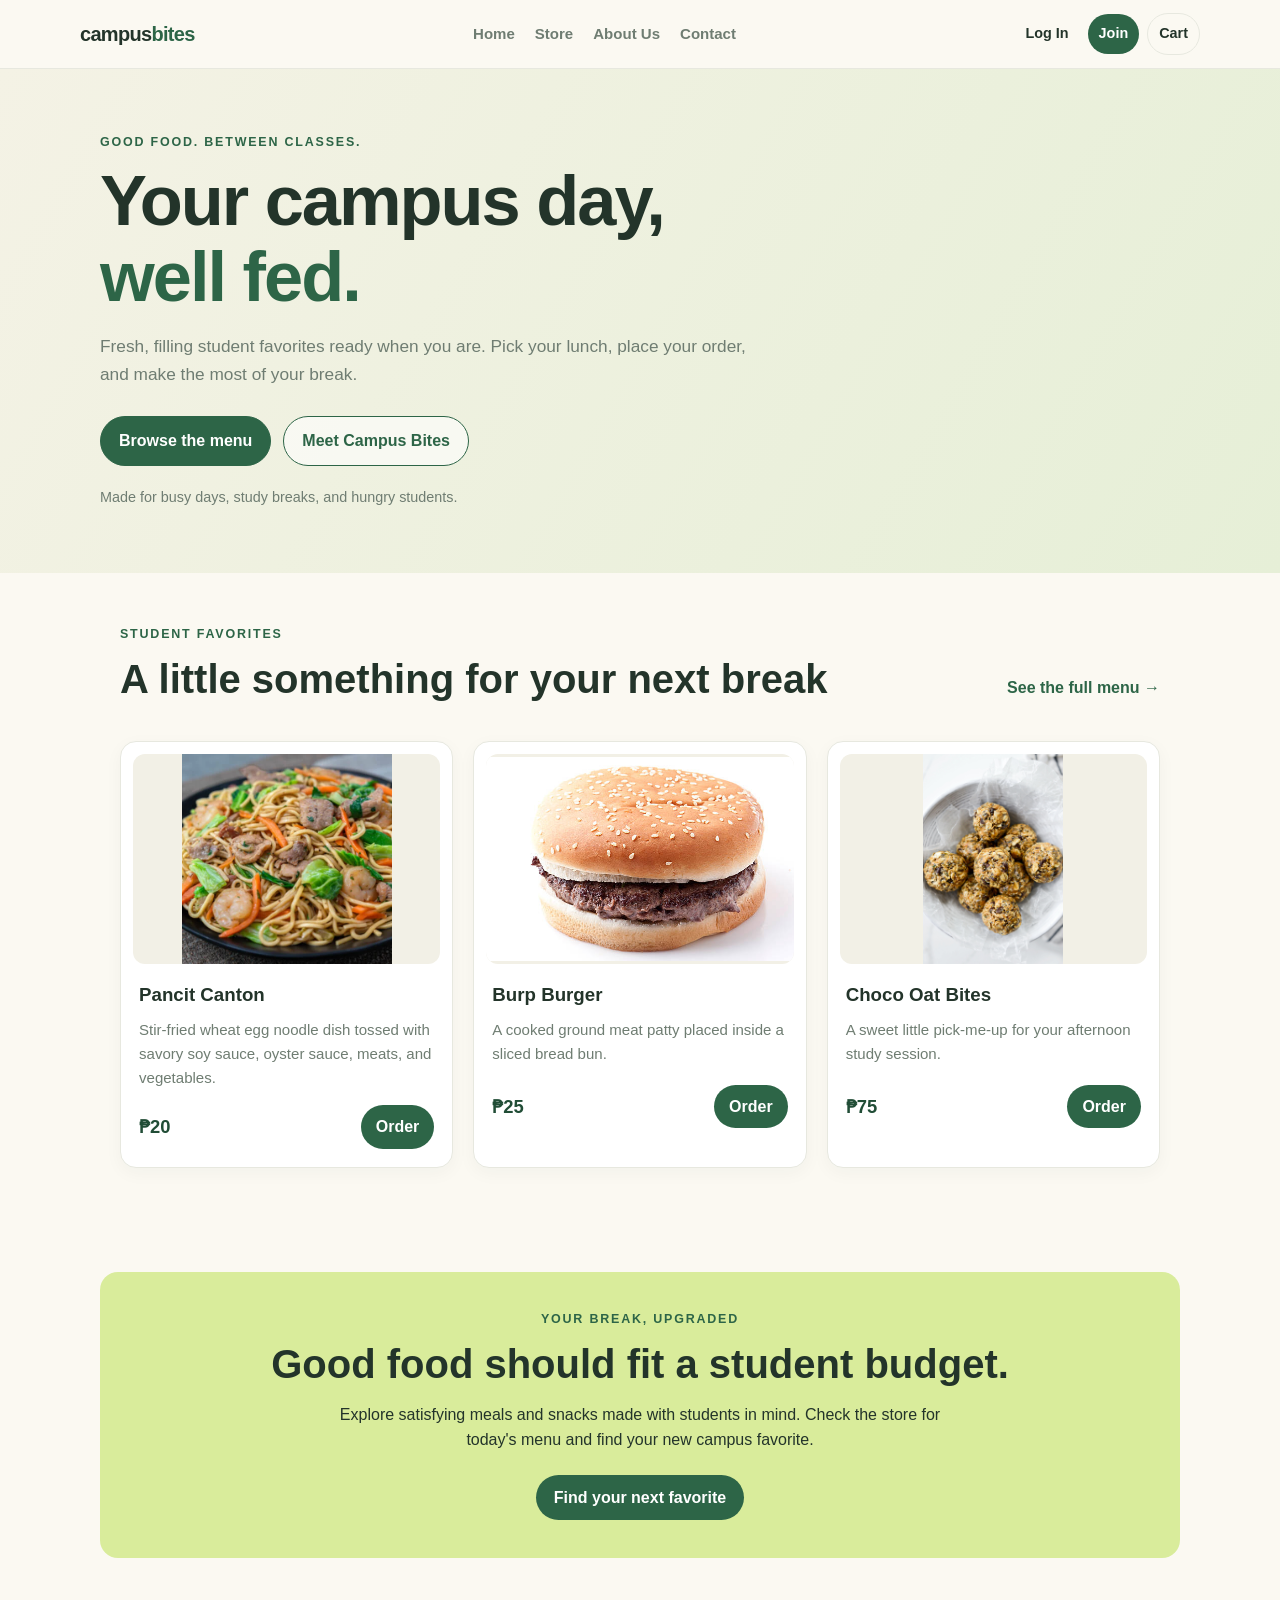
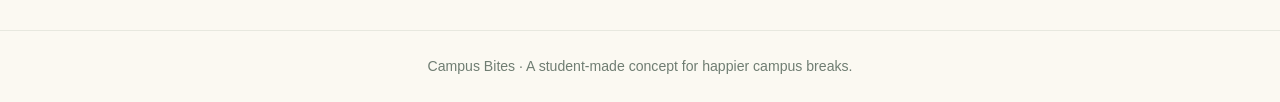
<file: index.html>
<!DOCTYPE html>
<html lang="en">

<head>
    <meta charset="UTF-8">
    <meta name="viewport" content="width=device-width, initial-scale=1.0">
    <title>Campus Bites</title>

    <link rel="stylesheet" href="stylesheet.css">
    <link rel="stylesheet" href="nav.css">
</head>

<body>
    <header class="site-header">
        <nav class="nav-wrap">
            <a class="brand" href="index.html">campus<span>bites</span></a>
            <ul>
                <li><a href="index.html">Home</a></li>
                <li><a href="store.html">Store</a></li>
                <li><a href="about_us.html">About Us</a></li>
                <li><a href="contact.html">Contact</a></li>
            </ul>

            <div class="nav-action">
                <a class="log-in" href="log_in.html">Log In</a>
                <a class="register-link" href="register.html">Join</a>
                <a class="cart-link" href="cart.html">Cart</a>
            </div>
        </nav>
    </header>

    <main>
        <section class="message">
            <div class="container-message-grid">
                <div>
                    <p class="eyebrow">Good food. Between classes.</p>
                    <h1>Your campus day, <em>well fed.</em></h1>
                    <p class="lead">
                        Fresh, filling student favorites ready when you are. Pick your
                        lunch, place your order, and make the most of your break.
                    </p>
                    <div class="message-button">
                        <a class="message-button-store" href="store.html">Browse the menu</a>
                        <a class="message-button-about" href="about_us.html">Meet Campus Bites</a>
                    </div>
                    <p class="message-note">
                        Made for busy days, study breaks, and hungry students.
                    </p>
                </div>
            </div>
        </section>

        <section class="section">
            <div class="container">
                <div class="section-heading">
                    <div>
                        <p class="eyebrow">Student favorites</p>
                        <h2>A little something for your next break</h2>
                    </div>
                    <a class="text-link" href="store.html">See the full menu →</a>
                </div>

                <div class="cards">
                    <article class="product-card">
                        <div class="image"><img src="img/pancit-canton.png" alt="Pancit Canton"></div>
                        <div class="product-info">
                            <h3>Pancit Canton</h3>
                            <p>Stir-fried wheat egg noodle dish tossed with savory soy sauce, oyster sauce, meats, and
                                vegetables.</p>
                            <div class="product-bottom">
                                <span class="price">₱20</span><a class="small-button" href="store.html">Order</a>
                            </div>
                        </div>
                    </article>
                    <article class="product-card">
                        <div class="image"><img src="img/burp-burger.png" alt="Burp Burger"></div>
                        <div class="product-info">
                            <h3>Burp Burger</h3>
                            <p>A cooked ground meat patty placed inside a sliced bread bun.</p>
                            <div class="product-bottom">
                                <span class="price">₱25</span><a class="small-button" href="store.html">Order</a>
                            </div>
                        </div>
                    </article>
                    <article class="product-card">
                        <div class="image"><img src="img/choco-oat-bites.png" alt="Choco Oat Bites"></div>
                        <div class="product-info">
                            <h3>Choco Oat Bites</h3>
                            <p>
                                A sweet little pick-me-up for your afternoon study session.
                            </p>
                            <div class="product-bottom">
                                <span class="price">₱75</span><a class="small-button" href="store.html">Order</a>
                            </div>
                        </div>
                    </article>
                </div>
            </div>
        </section>

        <section class="section">
            <div class="promo">
                <p class="eyebrow">Your break, upgraded</p>
                <h2>Good food should fit a student budget.</h2>
                <p>
                    Explore satisfying meals and snacks made with students in mind.
                    Check the store for today's menu and find your new campus favorite.
                </p>
                <a class="promo-btn-store" href="store.html">Find your next favorite</a>
            </div>
        </section>
        <footer class="site-footer">
            Campus Bites · A student-made concept for happier campus breaks.
        </footer>
    </main>
</body>

</html>
</file>
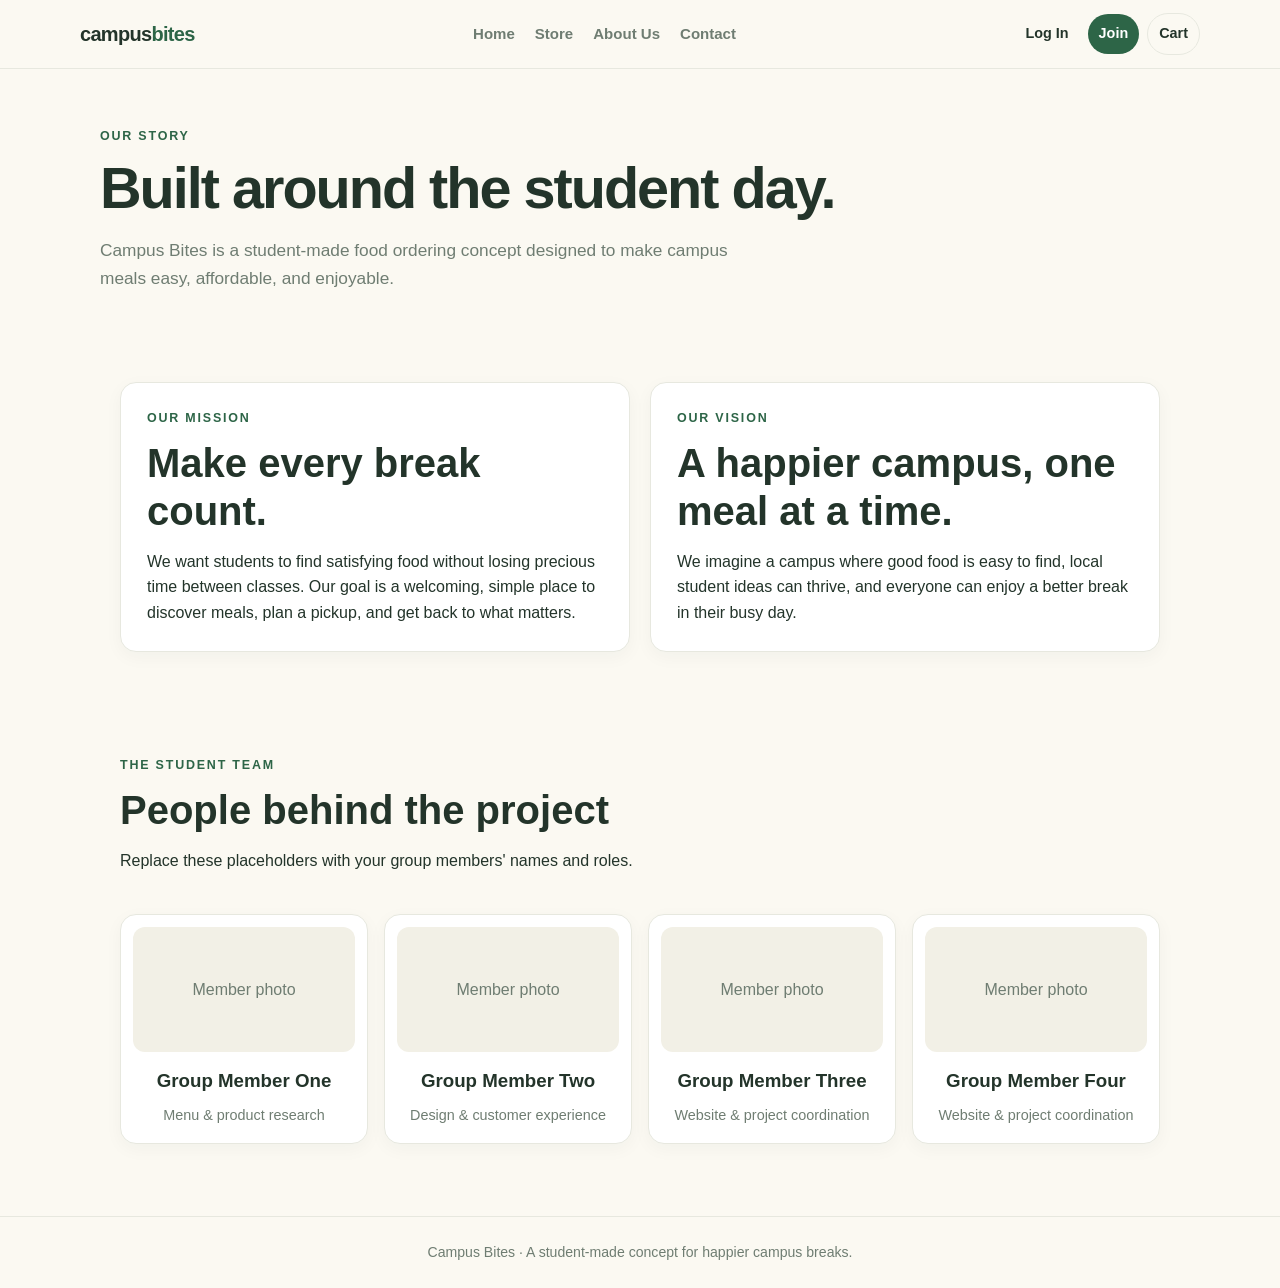
<file: about_us.html>
<!doctype html>
<html lang="en">

<head>
    <meta charset="utf-8"/>
    <meta name="viewport" content="width=device-width, initial-scale=1"/>
    <title>About Us | Campus Bites</title>

    <link rel="stylesheet" href="stylesheet.css">
    <link rel="stylesheet" href="nav.css">
</head>

<body>
    <header class="site-header">
        <nav class="nav-wrap">
            <a class="brand" href="index.html">campus<span>bites</span></a>
            <ul>
                <li><a href="index.html">Home</a></li>
                <li><a href="store.html">Store</a></li>
                <li><a href="about_us.html">About Us</a></li>
                <li><a href="contact.html">Contact</a></li>
            </ul>

            <div class="nav-action">
                <a class="log-in" href="log_in.html">Log In</a>
                <a class="register-link" href="register.html">Join</a>
                <a class="cart-link" href="cart.html">Cart</a>
            </div>
        </nav>
    </header>
    
    <main>
        <section class="page-intro">
            <div class="container">
                <p class="eyebrow">Our story</p>
                <h1>Built around the student day.</h1>
                <p class="lead">
                    Campus Bites is a student-made food ordering concept designed to
                    make campus meals easy, affordable, and enjoyable.
                </p>
            </div>
        </section>
        <section class="section">
            <div class="container about-grid">
                <article class="info-card">
                    <p class="eyebrow">Our mission</p>
                    <h2>Make every break count.</h2>
                    <p>
                        We want students to find satisfying food without losing precious
                        time between classes. Our goal is a welcoming, simple place to
                        discover meals, plan a pickup, and get back to what matters.
                    </p>
                </article>
                <article class="info-card">
                    <p class="eyebrow">Our vision</p>
                    <h2>A happier campus, one meal at a time.</h2>
                    <p>
                        We imagine a campus where good food is easy to find, local student
                        ideas can thrive, and everyone can enjoy a better break in their
                        busy day.
                    </p>
                </article>
            </div>
        </section>
        <section class="section">
            <div class="container">
                <div class="section-heading">
                    <div>
                        <p class="eyebrow">The student team</p>
                        <h2>People behind the project</h2>
                        <p>
                            Replace these placeholders with your group members' names and
                            roles.
                        </p>
                    </div>
                </div>
                <div class="member-grid">
                    <article class="member-card">
                        <div class="image-blank">Member photo</div>
                        <h3>Group Member One</h3>
                        <p>Menu & product research</p>
                    </article>
                    <article class="member-card">
                        <div class="image-blank">Member photo</div>
                        <h3>Group Member Two</h3>
                        <p>Design & customer experience</p>
                    </article>
                    <article class="member-card">
                        <div class="image-blank">Member photo</div>
                        <h3>Group Member Three</h3>
                        <p>Website & project coordination</p>
                    </article>
                    <article class="member-card">
                        <div class="image-blank">Member photo</div>
                        <h3>Group Member Four</h3>
                        <p>Website & project coordination</p>
                    </article>
                </div>
            </div>
        </section>
    </main>
    <footer class="site-footer">
        Campus Bites · A student-made concept for happier campus breaks.
    </footer>
</body>

</html>
</file>
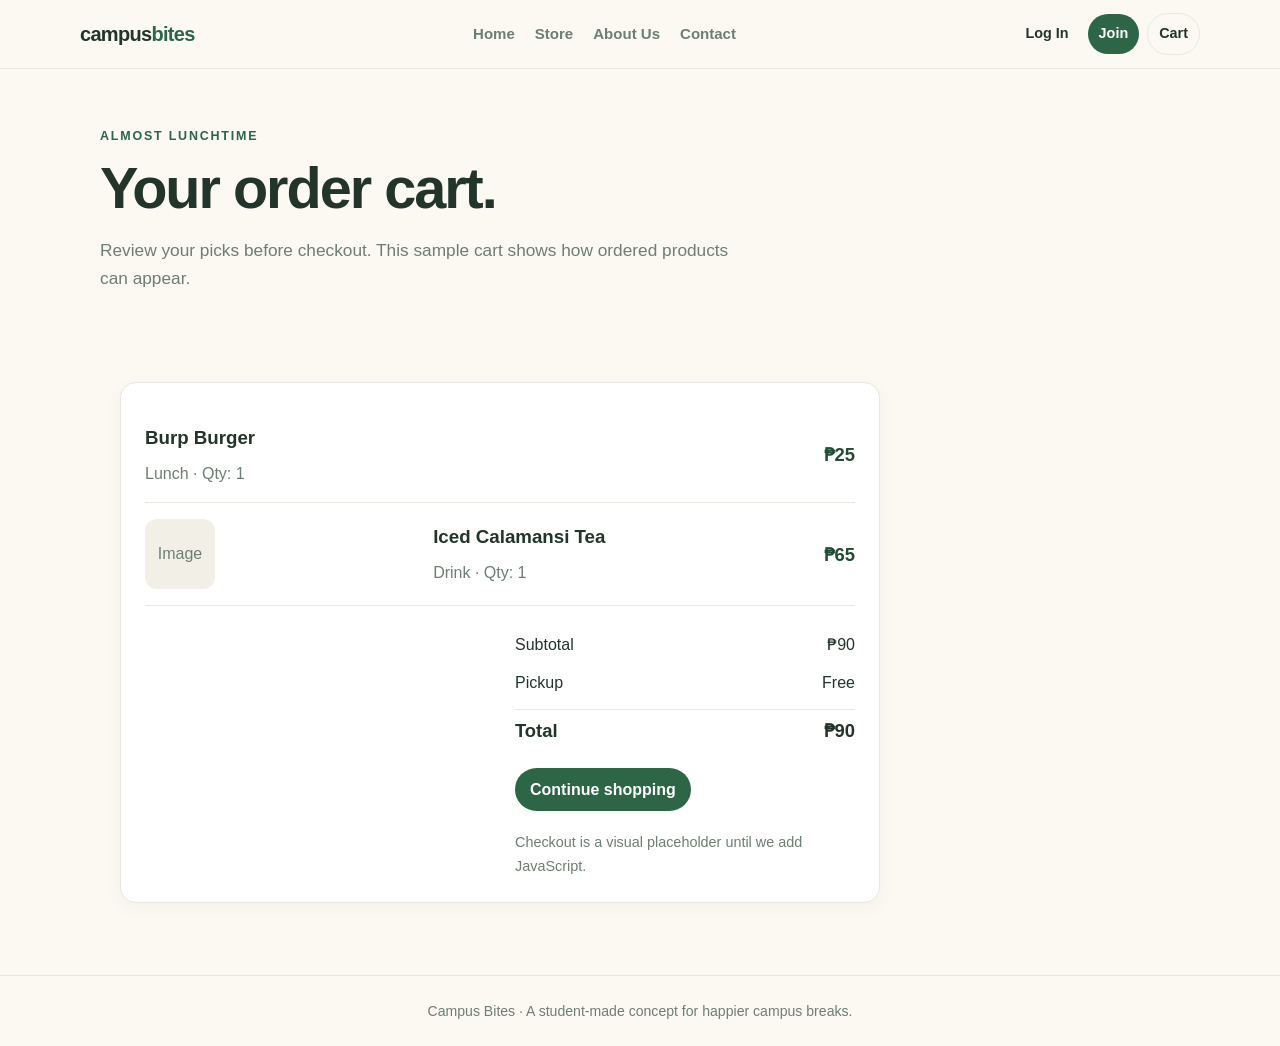
<file: cart.html>
<!doctype html>
<html lang="en">

<head>
    <meta charset="utf-8"/>
    <meta name="viewport" content="width=device-width, initial-scale=1"/>
    <title>Your Cart | Campus Bites</title>

    <link rel="stylesheet" href="stylesheet.css">
    <link rel="stylesheet" href="nav.css">
</head>

<body>
    <header class="site-header">
        <nav class="nav-wrap">
            <a class="brand" href="index.html">campus<span>bites</span></a>
            <ul>
                <li><a href="index.html">Home</a></li>
                <li><a href="store.html">Store</a></li>
                <li><a href="about_us.html">About Us</a></li>
                <li><a href="contact.html">Contact</a></li>
            </ul>

            <div class="nav-action">
                <a class="log-in" href="log_in.html">Log In</a>
                <a class="register-link" href="register.html">Join</a>
                <a class="cart-link" href="cart.html">Cart</a>
            </div>
        </nav>
    </header>

    <main>
        <section class="page-intro">
            <div class="container">
                <p class="eyebrow">Almost lunchtime</p>
                <h1>Your order cart.</h1>
                <p class="lead">
                    Review your picks before checkout. This sample cart shows how
                    ordered products can appear.
                </p>
            </div>
        </section>
        <section class="section">
            <div class="container">
                <div class="cart-panel">
                    <article class="cart-row">
                        <div>
                            <h3>Burp Burger</h3>
                            <p>Lunch · Qty: 1</p>
                        </div>
                        <strong class="price">₱25</strong>
                    </article>
                    <article class="cart-row">
                        <div class="image-blank">Image</div>
                        <div>
                            <h3>Iced Calamansi Tea</h3>
                            <p>Drink · Qty: 1</p>
                        </div>
                        <strong class="price">₱65</strong>
                    </article>
                    <div class="cart-summary">
                        <div class="summary-line">
                            <span>Subtotal</span><span>₱90</span>
                        </div>
                        <div class="summary-line">
                            <span>Pickup</span><span>Free</span>
                        </div>
                        <div class="summary-line total">
                            <span>Total</span><span>₱90</span>
                        </div>
                        <a class="button button-primary" href="store.html">Continue shopping</a>
                        <p class="hero-note">
                            Checkout is a visual placeholder until we add JavaScript.
                        </p>
                    </div>
                </div>
            </div>
        </section>
    </main>
    <footer class="site-footer">
        Campus Bites · A student-made concept for happier campus breaks.
    </footer>
</body>
</html>
</file>
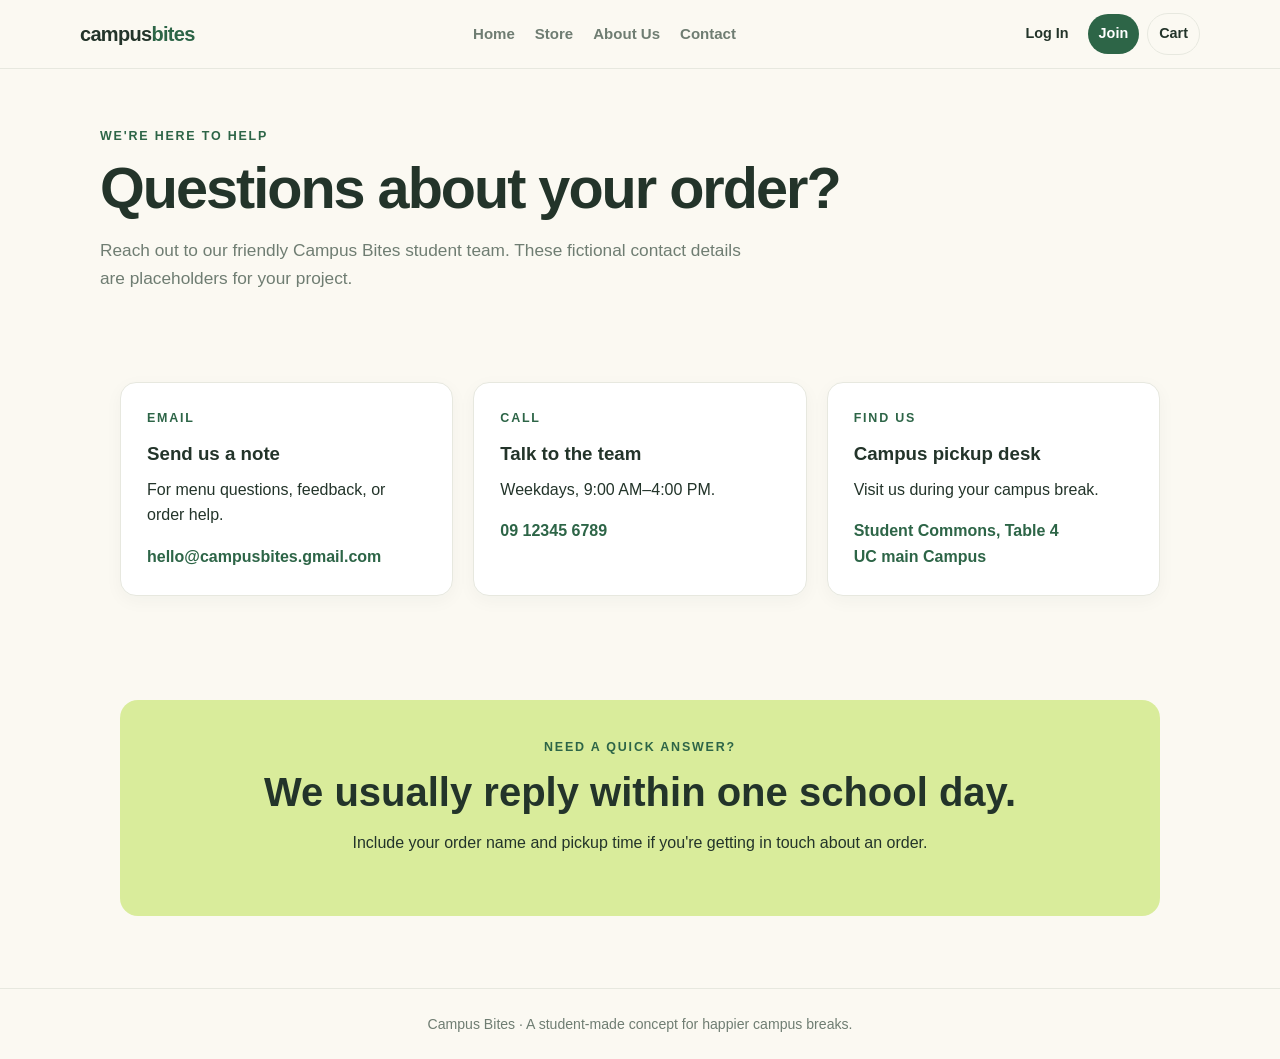
<file: contact.html>
<!doctype html>
<html lang="en">

<head>
    <meta charset="utf-8"/>
    <meta name="viewport" content="width=device-width, initial-scale=1"/>
    <title>Contact | Campus Bites</title>

    <link rel="stylesheet" href="stylesheet.css"/>
    <link rel="stylesheet" href="nav.css">
</head>

<body>
    <header class="site-header">
        <nav class="nav-wrap">
            <a class="brand" href="index.html">campus<span>bites</span></a>
            <ul>
                <li><a href="index.html">Home</a></li>
                <li><a href="store.html">Store</a></li>
                <li><a href="about_us.html">About Us</a></li>
                <li><a href="contact.html">Contact</a></li>
            </ul>

            <div class="nav-action">
                <a class="log-in" href="log_in.html">Log In</a>
                <a class="register-link" href="register.html">Join</a>
                <a class="cart-link" href="cart.html">Cart</a>
            </div>
        </nav>
    </header>
    
    <main>
        <section class="page-intro">
            <div class="container">
                <p class="eyebrow">We're here to help</p>
                <h1>Questions about your order?</h1>
                <p class="lead">
                    Reach out to our friendly Campus Bites student team. These fictional
                    contact details are placeholders for your project.
                </p>
            </div>
        </section>
        <section class="section">
            <div class="container contact-grid">
                <article class="info-card">
                    <p class="eyebrow">Email</p>
                    <h3>Send us a note</h3>
                    <p>For menu questions, feedback, or order help.</p>
                    <p class="contact-detail">hello@campusbites.gmail.com</p>
                </article>
                <article class="info-card">
                    <p class="eyebrow">Call</p>
                    <h3>Talk to the team</h3>
                    <p>Weekdays, 9:00 AM–4:00 PM.</p>
                    <p class="contact-detail">09 12345 6789</p>
                </article>
                <article class="info-card">
                    <p class="eyebrow">Find us</p>
                    <h3>Campus pickup desk</h3>
                    <p>Visit us during your campus break.</p>
                    <p class="contact-detail">
                        Student Commons, Table 4<br />UC main Campus
                    </p>
                </article>
            </div>
        </section>
        <section class="section">
            <div class="container">
                <div class="promo">
                    <p class="eyebrow">Need a quick answer?</p>
                    <h2>We usually reply within one school day.</h2>
                    <p>
                        Include your order name and pickup time if you're getting in touch
                        about an order.
                    </p>
                </div>
            </div>
        </section>
    </main>
    <footer class="site-footer">
        Campus Bites · A student-made concept for happier campus breaks.
    </footer>
</body>

</html>
</file>
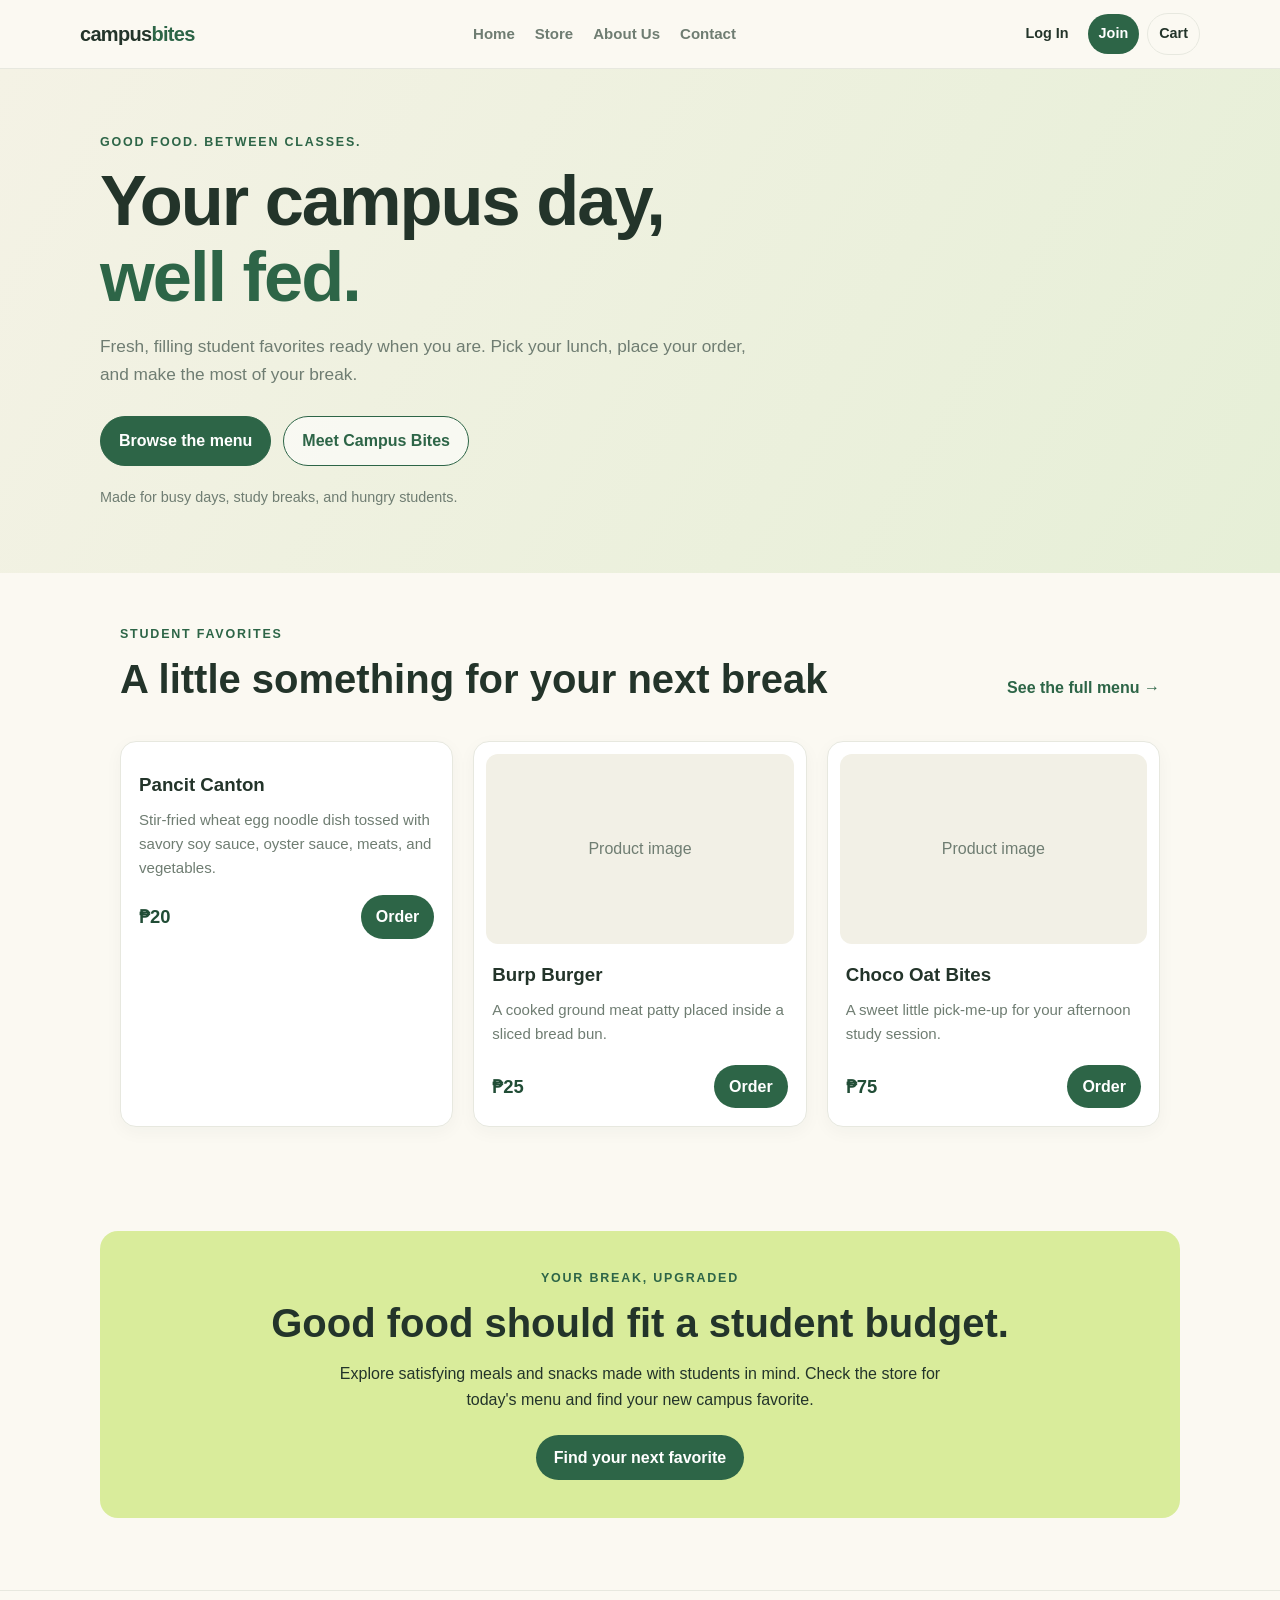
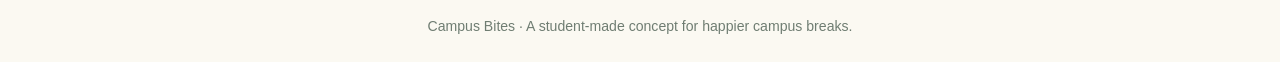
<file: home.html>
<!DOCTYPE html>
<html lang="en">

<head>
    <meta charset="UTF-8">
    <meta name="viewport" content="width=device-width, initial-scale=1.0">
    <title>Campus Bites</title>

    <link rel="stylesheet" href="stylesheet.css">
    <link rel="stylesheet" href="nav.css">
</head>

<body>
    <header class="site-header">
        <nav class="nav-wrap">
            <a class="brand" href="home.html">campus<span>bites</span></a>
            <ul>
                <li><a href="home.html">Home</a></li>
                <li><a href="store.html">Store</a></li>
                <li><a href="about_us.html">About Us</a></li>
                <li><a href="contact.html">Contact</a></li>
            </ul>

            <div class="nav-action">
                <a class="log-in" href="log_in.html">Log In</a>
                <a class="register-link" href="register.html">Join</a>
                <a class="cart-link" href="cart.html">Cart</a>
            </div>
        </nav>
    </header>

    <main>
        <section class="message">
            <div class="container-message-grid">
                <div>
                    <p class="eyebrow">Good food. Between classes.</p>
                    <h1>Your campus day, <em>well fed.</em></h1>
                    <p class="lead">
                        Fresh, filling student favorites ready when you are. Pick your
                        lunch, place your order, and make the most of your break.
                    </p>
                    <div class="message-button">
                        <a class="message-button-store" href="store.html">Browse the menu</a>
                        <a class="message-button-about" href="about_us.html">Meet Campus Bites</a>
                    </div>
                    <p class="message-note">
                        Made for busy days, study breaks, and hungry students.
                    </p>
                </div>
            </div>
        </section>

        <section class="section">
            <div class="container">
                <div class="section-heading">
                    <div>
                        <p class="eyebrow">Student favorites</p>
                        <h2>A little something for your next break</h2>
                    </div>
                    <a class="text-link" href="store.html">See the full menu →</a>
                </div>

                <div class="cards">
                    <article class="product-card">
                        <div class="product-info">
                            <h3>Pancit Canton</h3>
                            <p>Stir-fried wheat egg noodle dish tossed with savory soy sauce, oyster sauce, meats, and
                                vegetables.</p>
                            <div class="product-bottom">
                                <span class="price">₱20</span><a class="small-button" href="store.html">Order</a>
                            </div>
                        </div>
                    </article>
                    <article class="product-card">
                        <div class="image-blank">Product image</div>
                        <div class="product-info">
                            <h3>Burp Burger</h3>
                            <p>A cooked ground meat patty placed inside a sliced bread bun.</p>
                            <div class="product-bottom">
                                <span class="price">₱25</span><a class="small-button" href="store.html">Order</a>
                            </div>
                        </div>
                    </article>
                    <article class="product-card">
                        <div class="image-blank">Product image</div>
                        <div class="product-info">
                            <h3>Choco Oat Bites</h3>
                            <p>
                                A sweet little pick-me-up for your afternoon study session.
                            </p>
                            <div class="product-bottom">
                                <span class="price">₱75</span><a class="small-button" href="store.html">Order</a>
                            </div>
                        </div>
                    </article>
                </div>
            </div>
        </section>

        <section class="section">
            <div class="promo">
                <p class="eyebrow">Your break, upgraded</p>
                <h2>Good food should fit a student budget.</h2>
                <p>
                    Explore satisfying meals and snacks made with students in mind.
                    Check the store for today's menu and find your new campus favorite.
                </p>
                <a class="promo-btn-store" href="store.html">Find your next favorite</a>
            </div>
        </section>
        <footer class="site-footer">
            Campus Bites · A student-made concept for happier campus breaks.
        </footer>
    </main>
</body>

</html>
</file>
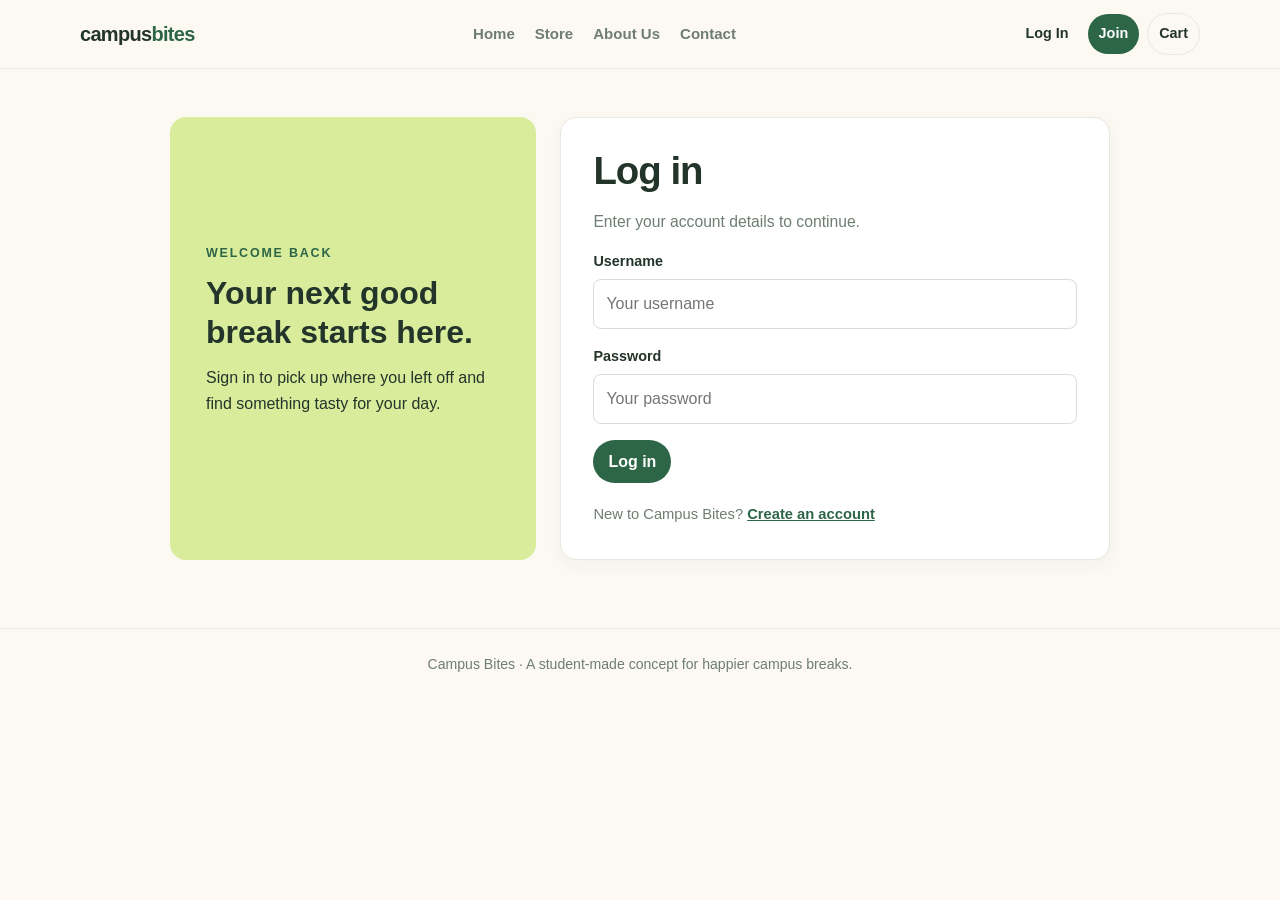
<file: log_in.html>
<!doctype html>
<html lang="en">

<head>
    <meta charset="utf-8" />
    <meta name="viewport" content="width=device-width, initial-scale=1" />
    <title>Log in | Campus Bites</title>

    <link rel="stylesheet" href="stylesheet.css">
    <link rel="stylesheet" href="nav.css">
</head>

<body>
    <header class="site-header">
        <nav class="nav-wrap">
            <a class="brand" href="index.html">campus<span>bites</span></a>
            <ul>
                <li><a href="index.html">Home</a></li>
                <li><a href="store.html">Store</a></li>
                <li><a href="about_us.html">About Us</a></li>
                <li><a href="contact.html">Contact</a></li>
            </ul>

            <div class="nav-action">
                <a class="log-in" href="log_in.html">Log In</a>
                <a class="register-link" href="register.html">Join</a>
                <a class="cart-link" href="cart.html">Cart</a>
            </div>
        </nav>
    </header>
    
    <main class="auth-page">
        <div class="auth-layout">
            <aside class="auth-aside">
                <div>
                    <p class="eyebrow">Welcome back</p>
                    <h2>Your next good break starts here.</h2>
                    <p>
                        Sign in to pick up where you left off and find something tasty for
                        your day.
                    </p>
                </div>
            </aside>
            <section class="form-card">
                <h1>Log in</h1>
                <p class="lead">Enter your account details to continue.</p>
                <form action="#" method="get">
                    <div class="field">
                        <label for="username">Username</label><input id="username" name="username" type="text"
                            placeholder="Your username" required />
                    </div>
                    <div class="field">
                        <label for="password">Password</label><input id="password" name="password" type="password"
                            placeholder="Your password" required />
                    </div>
                    <button class="button button-primary" type="submit">Log in</button>
                </form>
                <p class="form-foot">
                    New to Campus Bites? <a href="register.html">Create an account</a>
                </p>
            </section>
        </div>
    </main>
    <footer class="site-footer">
        Campus Bites · A student-made concept for happier campus breaks.
    </footer>
</body>

</html>
</file>
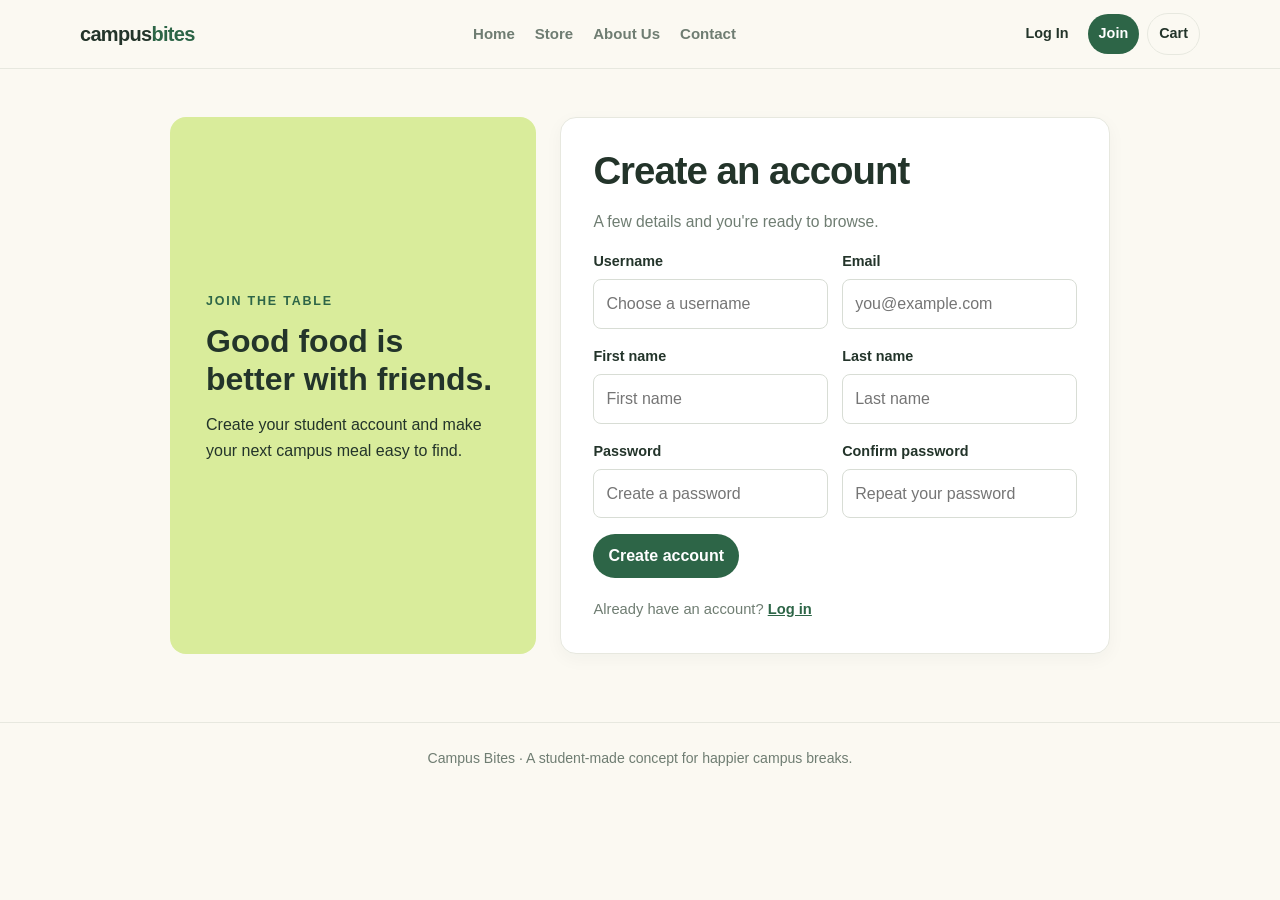
<file: register.html>
<!doctype html>
<html lang="en">

<head>
    <meta charset="utf-8" />
    <meta name="viewport" content="width=device-width, initial-scale=1"/>
    <title>Register | Campus Bites</title>

    <link rel="stylesheet" href="stylesheet.css">
    <link rel="stylesheet" href="nav.css">
</head>

<body>
    <header class="site-header">
        <nav class="nav-wrap">
            <a class="brand" href="index.html">campus<span>bites</span></a>
            <ul>
                <li><a href="index.html">Home</a></li>
                <li><a href="store.html">Store</a></li>
                <li><a href="about_us.html">About Us</a></li>
                <li><a href="contact.html">Contact</a></li>
            </ul>

            <div class="nav-action">
                <a class="log-in" href="log_in.html">Log In</a>
                <a class="register-link" href="register.html">Join</a>
                <a class="cart-link" href="cart.html">Cart</a>
            </div>
        </nav>
    </header>

    <main class="auth-page">
        <div class="auth-layout">
            <aside class="auth-aside">
                <div>
                    <p class="eyebrow">Join the table</p>
                    <h2>Good food is better with friends.</h2>
                    <p>
                        Create your student account and make your next campus meal easy to
                        find.
                    </p>
                </div>
            </aside>
            <section class="form-card">
                <h1>Create an account</h1>
                <p class="lead">A few details and you're ready to browse.</p>
                <form action="#" method="get">
                    <div class="form-grid">
                        <div class="field">
                            <label for="username">Username</label><input id="username" name="username" type="text"
                                placeholder="Choose a username" required />
                        </div>
                        <div class="field">
                            <label for="email">Email</label><input id="email" name="email" type="email"
                                placeholder="you@example.com" required />
                        </div>
                        <div class="field">
                            <label for="firstname">First name</label><input id="firstname" name="firstname" type="text"
                                placeholder="First name" required />
                        </div>
                        <div class="field">
                            <label for="lastname">Last name</label><input id="lastname" name="lastname" type="text"
                                placeholder="Last name" required />
                        </div>
                        <div class="field">
                            <label for="password">Password</label><input id="password" name="password" type="password"
                                placeholder="Create a password" required />
                        </div>
                        <div class="field">
                            <label for="confirm-password">Confirm password</label><input id="confirm-password"
                                name="confirm-password" type="password" placeholder="Repeat your password" required />
                        </div>
                    </div>
                    <button class="button button-primary" type="submit">
                        Create account
                    </button>
                </form>
                <p class="form-foot">
                    Already have an account? <a href="log_in.html">Log in</a>
                </p>
            </section>
        </div>
    </main>
    <footer class="site-footer">
        Campus Bites · A student-made concept for happier campus breaks.
    </footer>
</body>

</html>
</file>
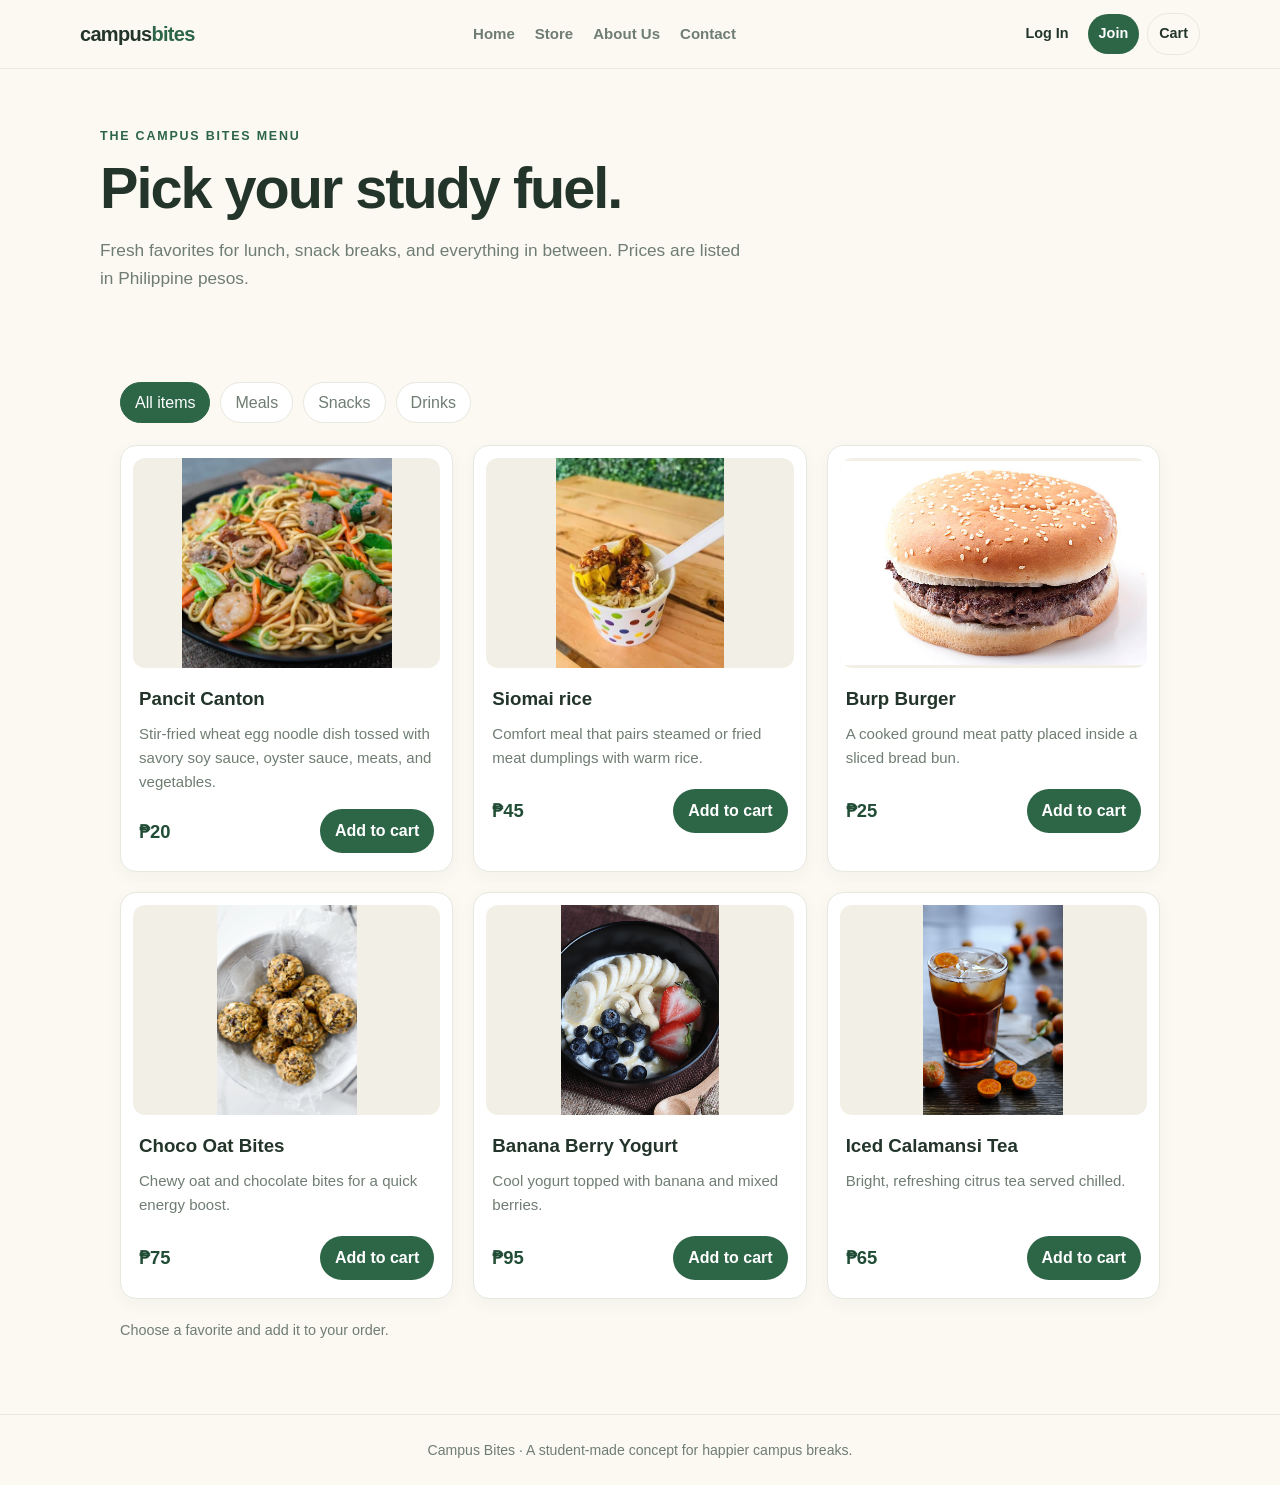
<file: store.html>
<!DOCTYPE html>
<html lang="en">

<head>
    <meta charset="UTF-8">
    <meta name="viewport" content="width=device-width, initial-scale=1.0">
    <title>Store | Campus Bites</title>

    <link rel="stylesheet" href="stylesheet.css">
    <link rel="stylesheet" href="nav.css">
</head>

<body>
    <header class="site-header">
        <nav class="nav-wrap">
            <a class="brand" href="index.html">campus<span>bites</span></a>
            <ul>
                <li><a href="index.html">Home</a></li>
                <li><a href="store.html">Store</a></li>
                <li><a href="about_us.html">About Us</a></li>
                <li><a href="contact.html">Contact</a></li>
            </ul>

            <div class="nav-action">
                <a class="log-in" href="log_in.html">Log In</a>
                <a class="register-link" href="register.html">Join</a>
                <a class="cart-link" href="cart.html">Cart</a>
            </div>
        </nav>
    </header>

    <main>
        <section class="store-intro">
            <div class="container">
                <p class="eyebrow">The Campus Bites menu</p>
                <h1>Pick your study fuel.</h1>
                <p class="lead">
                    Fresh favorites for lunch, snack breaks, and everything in between.
                    Prices are listed in Philippine pesos.
                </p>
            </div>
        </section>

        <section class="section">
            <div class="container">
                <div class="store-tools">
                    <span class="chip selected">All items</span>
                    <span class="chip">Meals</span><span class="chip">Snacks</span>
                    <span class="chip">Drinks</span>
                </div>
                <div class="cards">
                    <article class="product-card">
                        <div class="image"><img src="img/pancit-canton.png" alt="Pancit Canton"></div>
                        <div class="product-info">
                            <h3>Pancit Canton</h3>
                            <p>Stir-fried wheat egg noodle dish tossed with savory soy sauce, oyster sauce, meats, and
                                vegetables.</p>
                            <div class="product-bottom">
                                <span class="price">₱20</span><a class="small-button" href="cart.html">Add to cart</a>
                            </div>
                        </div>
                    </article>
                    <article class="product-card">
                        <div class="image"><img src="img/somai-rice.png" alt="Siomai rice"></div>
                        <div class="product-info">
                            <h3>Siomai rice</h3>
                            <p>Comfort meal that pairs steamed or fried meat dumplings with warm rice.</p>
                            <div class="product-bottom">
                                <span class="price">₱45</span>
                                <a class="small-button" href="cart.html">Add to cart</a>
                            </div>
                        </div>
                    </article>
                    <article class="product-card">
                        <div class="image"><img src="img/burp-burger.png" alt="Burp Burger"></div>
                        <div class="product-info">
                            <h3>Burp Burger</h3>
                            <p>A cooked ground meat patty placed inside a sliced bread bun.</p>
                            <div class="product-bottom">
                                <span class="price">₱25</span><a class="small-button" href="cart.html">Add to cart</a>
                            </div>
                        </div>
                    </article>
                    <article class="product-card">
                        <div class="image"><img src="img/choco-oat-bites.png" alt="Choco Oat Bites"></div>
                        <div class="product-info">
                            <h3>Choco Oat Bites</h3>
                            <p>Chewy oat and chocolate bites for a quick energy boost.</p>
                            <div class="product-bottom">
                                <span class="price">₱75</span><a class="small-button" href="cart.html">Add to cart</a>
                            </div>
                        </div>
                    </article>
                    <article class="product-card">
                        <div class="image"><img src="img/banana-berry-yogurt.png" alt="Banana berry yogurt"></div>
                        <div class="product-info">
                            <h3>Banana Berry Yogurt</h3>
                            <p>Cool yogurt topped with banana and mixed berries.</p>
                            <div class="product-bottom">
                                <span class="price">₱95</span><a class="small-button" href="cart.html">Add to cart</a>
                            </div>
                        </div>
                    </article>
                    <article class="product-card">
                        <div class="image"><img src="img/calamansi-tea.png" alt="Iced calamansi tea"></div>
                        <div class="product-info">
                            <h3>Iced Calamansi Tea</h3>
                            <p>Bright, refreshing citrus tea served chilled.</p>
                            <div class="product-bottom">
                                <span class="price">₱65</span><a class="small-button" href="cart.html">Add to cart</a>
                            </div>
                        </div>
                    </article>
                </div>
                <p class="hero-note">Choose a favorite and add it to your order.</p>
            </div>
        </section>
    </main>
    <footer class="site-footer">
        Campus Bites · A student-made concept for happier campus breaks.
    </footer>
</body>

</html>
</file>
<file: stylesheet.css>
:root {
  --ink: #23342a;
  --muted: #6f7d72;
  --green: #2d6547;
  --green-dark: #214d36;
  --lime: #d9ec9b;
  --cream: #fbf9f2;
  --white: #fff;
  --line: #e7e8df;
  --orange: #ed9d5b;
}

* {
  box-sizing: border-box;
}

html {
  scroll-behavior: smooth;
}

body {
  margin: 0;
  color: var(--ink);
  background: var(--cream);
  font-family: Arial, Helvetica, sans-serif;
  line-height: 1.6;
}

a {
  color: var(--green);
}

h1,
h2,
h3,
p {
  margin-top: 0;
}

h1 {
  margin-bottom: 18px;
  font-size: clamp(2.5rem, 6vw, 4.4rem);
  line-height: 1.08;
  letter-spacing: -2px;
}

h2 {
  margin-bottom: 14px;
  font-size: clamp(1.7rem, 3.6vw, 2.5rem);
  line-height: 1.2;
}

h3 {
  margin-bottom: 8px;
}

.container {
  width: min(1080px, calc(100% - 40px));
  margin: 0 auto;
}

.eyebrow {
  margin-bottom: 10px;
  color: var(--green);
  font-size: .78rem;
  font-weight: 700;
  letter-spacing: 1.8px;
  text-transform: uppercase;
}

.lead {
  max-width: 650px;
  color: var(--muted);
  font-size: 1.08rem;
}

.message {
  display: flex;
  align-items: center;
  min-height: 420px;
  padding: 64px 24px;
  background: linear-gradient(120deg, #f4f2e5, #e6efd7);
}

.container-message-grid {
  width: min(1080px, 100%);
  margin: auto;
}

.container-message-grid>div {
  max-width: 650px;
}

.message h1 em {
  color: var(--green);
  font-style: normal;
}

.message .lead {
  padding: 0;
}

.message-button {
  display: flex;
  flex-wrap: wrap;
  gap: 12px;
  margin-top: 28px;
}

.message a {
  margin: 0;
  padding: 11px 18px;
  border: 1px solid var(--green);
  border-radius: 30px;
  text-decoration: none;
  font-weight: 700;
}

.message-button-store,
.button-primary {
  color: white !important;
  background: var(--green);
}

.message-button-store:hover,
.button-primary:hover {
  background: var(--green-dark);
}

.message-button-about {
  background: rgba(255, 255, 255, .6);
}

.message-note,
.hero-note {
  margin: 20px 0 0;
  color: var(--muted);
  font-size: .9rem;
}

.section {
  max-width: 1120px;
  margin: 0 auto;
  padding: 52px 20px;
}

.section-heading {
  display: flex;
  align-items: end;
  justify-content: space-between;
  gap: 20px;
  margin-bottom: 24px;
}

.text-link {
  padding-bottom: 16px;
  font-weight: 700;
  text-decoration: none;
}

.cards {
  display: grid;
  grid-template-columns: repeat(3, minmax(0, 1fr));
  gap: 20px;
}

.product-card,
.info-card,
.member-card,
.form-card,
.cart-panel {
  overflow: hidden;
  border: 1px solid var(--line);
  border-radius: 16px;
  background: var(--white);
  box-shadow: 0 5px 18px rgba(35, 52, 42, .04);
}

.product-card {
  padding: 12px;
}

.image,
.image-blank {
  display: grid;
  place-items: center;
  min-height: 190px;
  overflow: hidden;
  border-radius: 12px;
  background: #f2f0e6;
  color: var(--muted);
}

.image img {
  display: block;
  width: 100%;
  height: 210px;
  object-fit: contain;
}

.product-info {
  padding: 16px 6px 6px;
}

.product-info p {
  min-height: 52px;
  color: var(--muted);
  font-size: .94rem;
}

.product-bottom {
  display: flex;
  align-items: center;
  justify-content: space-between;
  gap: 12px;
}

.price {
  color: var(--green-dark);
  font-size: 1.15rem;
  font-weight: 700;
}

.small-button,
.button {
  display: inline-block;
  padding: 9px 15px;
  border: 0;
  border-radius: 24px;
  background: var(--green);
  color: white;
  font: inherit;
  font-weight: 700;
  text-decoration: none;
  cursor: pointer;
}

.small-button:hover,
.button:hover {
  background: var(--green-dark);
}

.promo {
  padding: 38px;
  border-radius: 18px;
  background: var(--lime);
  text-align: center;
}

.promo p:not(.eyebrow) {
  max-width: 620px;
  margin: 0 auto 22px;
}

.promo-btn-store {
  display: inline-block;
  padding: 10px 18px;
  border-radius: 24px;
  background: var(--green);
  color: white;
  font-weight: 700;
  text-decoration: none;
}

.page-intro,
.store-intro {
  padding: 58px 0 20px;
}

.page-intro h1,
.store-intro h1 {
  font-size: clamp(2.5rem, 5vw, 3.6rem);
}

.store-tools {
  display: flex;
  flex-wrap: wrap;
  gap: 10px;
  margin-bottom: 22px;
}

.chip {
  padding: 7px 14px;
  border: 1px solid var(--line);
  border-radius: 24px;
  background: white;
  color: var(--muted);
}

.chip.selected {
  border-color: var(--green);
  background: var(--green);
  color: white;
}

.about-grid,
.contact-grid {
  display: grid;
  grid-template-columns: repeat(2, minmax(0, 1fr));
  gap: 20px;
}

.contact-grid {
  grid-template-columns: repeat(3, minmax(0, 1fr));
}

.info-card {
  padding: 26px;
}

.info-card p:last-child {
  margin-bottom: 0;
}

.contact-detail {
  color: var(--green);
  font-weight: 700;
}

.member-grid {
  display: grid;
  grid-template-columns: repeat(4, minmax(0, 1fr));
  gap: 16px;
}

.member-card {
  padding: 12px;
  text-align: center;
}

.member-card .image-blank {
  min-height: 125px;
  margin-bottom: 14px;
}

.member-card p {
  margin-bottom: 4px;
  color: var(--muted);
  font-size: .9rem;
}

.cart-panel {
  max-width: 760px;
  padding: 24px;
}

.cart-row {
  display: flex;
  align-items: center;
  justify-content: space-between;
  gap: 18px;
  padding: 16px 0;
  border-bottom: 1px solid var(--line);
}

.cart-row p {
  margin: 0;
  color: var(--muted);
}

.cart-row .image-blank {
  min-width: 70px;
  min-height: 70px;
}

.cart-summary {
  max-width: 340px;
  margin: 20px 0 0 auto;
}

.summary-line {
  display: flex;
  justify-content: space-between;
  padding: 6px 0;
}

.summary-line.total {
  margin: 8px 0 16px;
  border-top: 1px solid var(--line);
  font-size: 1.15rem;
  font-weight: 700;
}

.auth-page {
  padding: 48px 20px;
}

.auth-layout {
  display: grid;
  grid-template-columns: .8fr 1.2fr;
  gap: 24px;
  width: min(940px, 100%);
  margin: 0 auto;
  align-items: stretch;
}

.auth-aside {
  display: flex;
  align-items: center;
  padding: 36px;
  border-radius: 16px;
  background: var(--lime);
}

.auth-aside h2 {
  font-size: 2rem;
}

.form-card {
  padding: 32px;
}

.form-card h1 {
  font-size: 2.4rem;
  letter-spacing: -1px;
}

.form-card .lead {
  font-size: .98rem;
}

.field {
  display: grid;
  gap: 6px;
  margin: 0 0 16px;
}

.field label {
  font-size: .9rem;
  font-weight: 700;
}

.field input {
  width: 100%;
  padding: 11px 12px;
  border: 1px solid #d8ddd5;
  border-radius: 8px;
  background: white;
  font: inherit;
}

.field input:focus {
  outline: 2px solid var(--lime);
  border-color: var(--green);
}

.form-grid {
  display: grid;
  grid-template-columns: repeat(2, minmax(0, 1fr));
  gap: 0 14px;
}

.form-foot {
  margin: 20px 0 0;
  color: var(--muted);
  font-size: .92rem;
}

.form-foot a {
  font-weight: 700;
}

.site-footer {
  margin-top: 20px;
  padding: 24px 16px;
  border-top: 1px solid var(--line);
  color: var(--muted);
  font-size: .88rem;
  text-align: center;
}

@media (max-width: 760px) {
  .cards {
    grid-template-columns: repeat(2, minmax(0, 1fr));
  }

  .contact-grid {
    grid-template-columns: 1fr;
  }

  .member-grid {
    grid-template-columns: repeat(2, minmax(0, 1fr));
  }

  .nav-wrap {
    flex-wrap: wrap;
    gap: 6px;
  }

  .nav-wrap ul {
    order: 3;
    width: 100%;
    justify-content: center;
  }

  .nav-action {
    margin-left: auto;
  }
}

@media (max-width: 520px) {

  .cards,
  .about-grid,
  .auth-layout {
    grid-template-columns: 1fr;
  }

  .form-grid {
    grid-template-columns: 1fr;
  }

  .section-heading {
    align-items: start;
    flex-direction: column;
  }

  .text-link {
    padding: 0;
  }

  .message {
    min-height: 0;
    padding: 54px 20px;
  }

  .auth-aside {
    padding: 25px;
  }

  .form-card {
    padding: 24px;
  }
}
</file>
<file: nav.css>
.site-header {
    position: sticky;
    top: 0;
    z-index: 10;
    border-bottom: 1px solid var(--line);
    background: rgba(251, 249, 242, .96);
    backdrop-filter: blur(10px);
}

.nav-wrap {
    display: flex;
    align-items: center;
    justify-content: space-between;
    gap: 22px;
    width: min(1120px, calc(100% - 32px));
    min-height: 68px;
    margin: 0 auto;
}

.nav-wrap a {
    color: var(--ink);
    text-decoration: none;
}

.brand {
    flex: 0 0 auto;
    font-size: 1.25rem;
    font-weight: 800;
    letter-spacing: -.7px;
}

.brand span {
    color: var(--green);
}

.nav-wrap ul {
    display: flex;
    align-items: center;
    gap: 20px;
    margin: 0;
    padding: 0;
    list-style: none;
}

.nav-wrap ul a {
    color: var(--muted);
    font-size: .94rem;
    font-weight: 600;
}

.nav-wrap ul a:hover,
.nav-action a:hover {
    color: var(--green);
}

.nav-action {
    display: flex;
    align-items: center;
    gap: 8px;
}

.nav-action a {
    padding: 8px 11px;
    font-size: .9rem;
    font-weight: 700;
}

.nav-action .register-link {
    border-radius: 22px;
    background: var(--green);
    color: white;
}

.nav-action .cart-link {
    border: 1px solid var(--line);
    border-radius: 22px;
}

@media (max-width: 760px) {
    .nav-wrap {
        gap: 8px;
        padding: 10px 0;
    }

    .nav-wrap ul {
        gap: 14px;
    }

    .nav-action {
        gap: 3px;
    }

    .nav-action a {
        padding: 7px 8px;
    }
}

@media (max-width: 520px) {
    .nav-wrap {
        justify-content: center;
    }

    .nav-wrap ul {
        order: 3;
        justify-content: center;
        gap: 18px;
    }

    .nav-action {
        margin-left: auto;
    }
}
</file>
